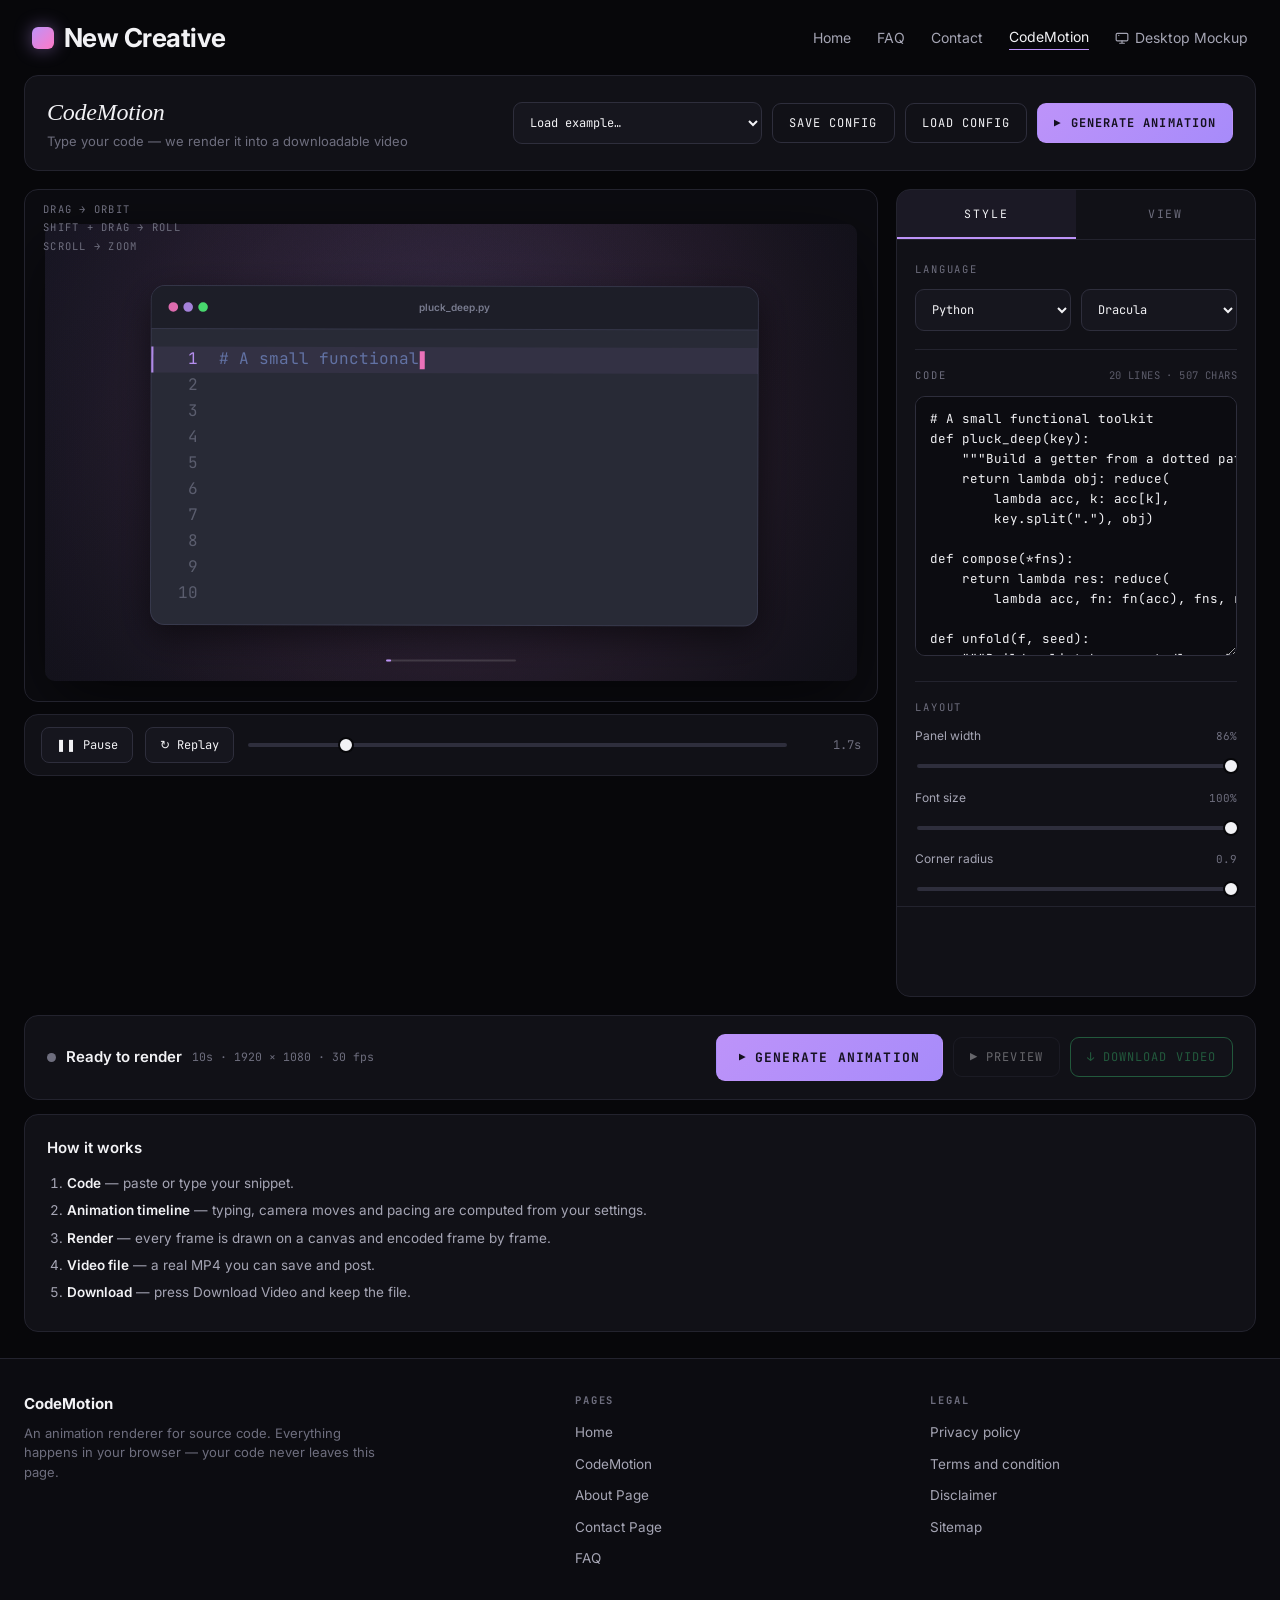
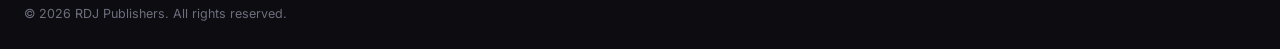
<file: index.html>
<!DOCTYPE html>
<html lang="en">
<head>
<meta charset="utf-8">
<meta name="viewport" content="width=device-width, initial-scale=1, viewport-fit=cover">
<title>CodeMotion — Turn Code Into Animated Video | RDJ Publishers</title>
<meta name="description" content="CodeMotion renders your code into a real animated MP4 you can download. Pick a language, a theme and a video size, press Generate Animation, then Download Video. Rendered on your own device — nothing to upload.">
<meta name="keywords" content="code to video, animate code, syntax highlighting video, code animation generator, mp4 from code, CodeMotion">
<link rel="canonical" href="https://rdjpublishers.com/CodeMotion/">
<meta property="og:type" content="website">
<meta property="og:site_name" content="RDJ Publishers">
<meta property="og:title" content="CodeMotion — Turn Code Into Animated Video">
<meta property="og:description" content="Generate an animated code clip and download it as a real MP4. Runs entirely in your browser.">
<meta property="og:url" content="https://rdjpublishers.com/CodeMotion/">
<meta property="og:image" content="https://rdjpublishers.com/CodeMotion/Logo.png">
<meta name="twitter:card" content="summary_large_image">
<meta name="twitter:image" content="https://rdjpublishers.com/CodeMotion/Logo.png">
<meta name="theme-color" content="#07070a">
<link rel="icon" href="data:image/svg+xml,%3Csvg xmlns='http://www.w3.org/2000/svg' viewBox='0 0 64 64'%3E%3Crect width='64' height='64' rx='14' fill='%230b0b10'/%3E%3Cpath d='M22 22 12 32l10 10M42 22l10 10-10 10M36 16l-8 32' stroke='%23bd93f9' stroke-width='4' fill='none' stroke-linecap='round' stroke-linejoin='round'/%3E%3C/svg%3E">

<link rel="preconnect" href="https://fonts.googleapis.com">
<link rel="preconnect" href="https://fonts.gstatic.com" crossorigin>
<link href="https://fonts.googleapis.com/css2?family=Inter:wght@400;500;600;700&family=JetBrains+Mono:wght@400;500;700&display=swap" rel="stylesheet">
<link rel="stylesheet" href="css/styles.css">

<!-- Consent manager + analytics -->
<script src="https://rdjpublishers.com/assets/consent.js"></script>
<script async src="https://www.googletagmanager.com/gtag/js?id=G-G5M1ZPJW29"></script>
<script>
  window.dataLayer = window.dataLayer || [];
  function gtag(){dataLayer.push(arguments);}
  gtag('js', new Date());
  gtag('config', 'G-G5M1ZPJW29');
</script>
<!-- AdSense -->
<script async src="https://pagead2.googlesyndication.com/pagead/js/adsbygoogle.js?client=ca-pub-8728382905346597" crossorigin="anonymous"></script>
</head>

<body>
<a class="skip" href="#workbench">Skip to the editor</a>

<header class="topbar">
  <a class="brand" href="https://rdjpublishers.com/CodeMotion/" aria-label="CodeMotion home">
    <span class="brand-mark" aria-hidden="true"></span>
    New&nbsp;Creative
  </a>
  <nav class="topnav" aria-label="Primary">
    <a href="https://rdjpublishers.com/">Home</a>
    <a href="https://rdjpublishers.com/faq.html">FAQ</a>
    <a href="https://rdjpublishers.com/contact.html">Contact</a>
    <a class="is-active" href="https://rdjpublishers.com/CodeMotion/" aria-current="page">CodeMotion</a>
    <a href="tools/desktop-mockup/">
      <svg class="nav-ico" viewBox="0 0 24 24" width="14" height="14" fill="none"
           stroke="currentColor" stroke-width="2" stroke-linecap="round" stroke-linejoin="round"
           aria-hidden="true">
        <rect x="2" y="4" width="20" height="13" rx="2"/>
        <path d="M8 21h8M12 17v4"/>
        <circle cx="6.5" cy="7.5" r="1" fill="currentColor" stroke="none"/>
      </svg>
      Desktop Mockup
    </a>
  </nav>
</header>

<main>
  <!-- ───────────────────────── toolbar ───────────────────────── -->
  <section class="toolbar">
    <div class="toolbar-title">
      <h1>CodeMotion</h1>
      <p>Type your code — we render it into a downloadable video</p>
    </div>

    <div class="toolbar-actions">
      <label class="sr-only" for="exampleSelect">Load an example</label>
      <select id="exampleSelect" class="select">
        <option value="">Load example…</option>
      </select>
      <button id="btnSave" class="btn btn-ghost" type="button">Save Config</button>
      <button id="btnLoad" class="btn btn-ghost" type="button">Load Config</button>
      <input type="file" id="fileConfig" accept="application/json,.json" hidden>
      <button id="btnGenerateTop" class="btn btn-primary" type="button">
        <span class="btn-ico" aria-hidden="true">▶</span> Generate Animation
      </button>
    </div>
  </section>

  <!-- ───────────────────────── workbench ───────────────────────── -->
  <section class="workbench" id="workbench">
    <div class="stage-wrap">
      <div class="stage" id="stage">
        <p class="stage-hints" id="stageHints">
          <span>DRAG → ORBIT</span>
          <span>SHIFT + DRAG → ROLL</span>
          <span>SCROLL → ZOOM</span>
        </p>
        <div class="stage-frame" id="stageFrame">
          <canvas id="preview" aria-label="Animation preview"></canvas>
        </div>
        <div class="stage-badge" id="stageBadge" hidden>Rendering…</div>
      </div>

      <div class="player" id="player">
        <button class="pbtn" id="btnPlay" type="button" title="Play the animation">▶ Play</button>
        <button class="pbtn" id="btnReplay" type="button" title="Replay from the start">↻ Replay</button>
        <div class="scrub">
          <input type="range" id="scrub" min="0" max="1000" value="0" aria-label="Animation timeline">
          <span class="time" id="timeLabel">0.0s</span>
        </div>
      </div>
    </div>

    <!-- ───────────────────────── sidebar ───────────────────────── -->
    <aside class="sidebar">
      <div class="tabs" role="tablist">
        <button class="tab is-on" id="tabStyle" role="tab" aria-selected="true" aria-controls="paneStyle" type="button">Style</button>
        <button class="tab" id="tabView" role="tab" aria-selected="false" aria-controls="paneView" type="button">View</button>
      </div>

      <!-- STYLE -->
      <div class="pane is-on" id="paneStyle" role="tabpanel" aria-labelledby="tabStyle">
        <div class="group">
          <div class="group-head"><span>Language</span></div>
          <div class="row2">
            <select id="selLang" class="select" aria-label="Language"></select>
            <select id="selTheme" class="select" aria-label="Theme"></select>
          </div>
        </div>

        <div class="group">
          <div class="group-head">
            <span>Code</span>
            <em id="codeMeta">0 lines</em>
          </div>
          <textarea id="code" class="code-input" spellcheck="false" autocomplete="off"
            autocapitalize="off" wrap="off" aria-label="Source code"></textarea>
        </div>

        <div class="group">
          <div class="group-head"><span>Layout</span></div>
          <label class="slider">
            <span>Panel width <em id="valPanelWidth">86%</em></span>
            <input type="range" id="rngPanelWidth" min="35" max="100" step="1" value="86">
          </label>
          <label class="slider">
            <span>Font size <em id="valFontScale">100%</em></span>
            <input type="range" id="rngFontScale" min="55" max="170" step="1" value="100">
          </label>
          <label class="slider">
            <span>Corner radius <em id="valRadius">0.9</em></span>
            <input type="range" id="rngRadius" min="0" max="20" step="1" value="9">
          </label>
          <label class="slider">
            <span>Background</span>
            <select id="selBackground" class="select">
              <option value="glow">Soft glow</option>
              <option value="grid">Grid</option>
              <option value="dots">Dots</option>
              <option value="solid">Solid</option>
            </select>
          </label>
        </div>

        <div class="group">
          <div class="group-head"><span>Chrome</span></div>
          <label class="check"><input type="checkbox" id="chkChrome" checked><span>Window bar &amp; filename</span></label>
          <label class="check"><input type="checkbox" id="chkNumbers" checked><span>Line numbers</span></label>
          <label class="check"><input type="checkbox" id="chkProgress" checked><span>Progress bar</span></label>
          <label class="check"><input type="checkbox" id="chkWatermark"><span>CodeMotion watermark</span></label>
        </div>
      </div>

      <!-- VIEW -->
      <div class="pane" id="paneView" role="tabpanel" aria-labelledby="tabView" hidden>
        <div class="group">
          <div class="group-head"><span>Video size</span></div>
          <div class="chips" id="sizeChips">
            <button type="button" class="chip" data-w="1080" data-h="1920">9:16 Vertical</button>
            <button type="button" class="chip is-on" data-w="1920" data-h="1080">16:9 Landscape</button>
            <button type="button" class="chip" data-w="1080" data-h="1080">1:1 Square</button>
            <button type="button" class="chip" data-w="1280" data-h="720">720p</button>
            <button type="button" class="chip" data-w="1080" data-h="1350">4:5 Feed</button>
          </div>
          <div class="row2">
            <label class="num">W<input type="number" id="inpW" min="240" max="3840" step="2" value="1920"></label>
            <label class="num">H<input type="number" id="inpH" min="240" max="3840" step="2" value="1080"></label>
          </div>
        </div>

        <div class="group">
          <div class="group-head"><span>Duration</span></div>
          <div class="chips" id="durChips">
            <button type="button" class="chip" data-d="5">5s</button>
            <button type="button" class="chip" data-d="10">10s</button>
            <button type="button" class="chip" data-d="15">15s</button>
            <button type="button" class="chip" data-d="20">20s</button>
            <button type="button" class="chip" data-d="30">30s</button>
          </div>
        </div>

        <div class="group">
          <div class="group-head"><span>Frame rate</span></div>
          <div class="chips" id="fpsChips">
            <button type="button" class="chip" data-f="24">24 fps</button>
            <button type="button" class="chip is-on" data-f="30">30 fps</button>
            <button type="button" class="chip" data-f="60">60 fps</button>
          </div>
        </div>

        <div class="group">
          <div class="group-head"><span>Quality</span></div>
          <select id="selQuality" class="select">
            <option value="draft">Draft — fastest</option>
            <option value="standard" selected>Standard — recommended</option>
            <option value="high">High — larger file</option>
          </select>
          <p class="hint" id="codecInfo">Checking encoder…</p>
        </div>

        <div class="group">
          <div class="group-head"><span>Camera</span></div>
          <select id="selCamera" class="select">
            <option value="follow">Follow the typing</option>
            <option value="static">Locked frame</option>
            <option value="orbit">Slow orbit</option>
          </select>
          <label class="slider">
            <span>Zoom <em id="valZoom">0.30</em></span>
            <input type="range" id="rngZoom" min="0" max="120" step="1" value="30">
          </label>
          <label class="slider">
            <span>Follow <em id="valFollow">0.90</em></span>
            <input type="range" id="rngFollow" min="0" max="100" step="1" value="90">
          </label>
          <label class="slider">
            <span>Drift <em id="valDrift">1.0</em></span>
            <input type="range" id="rngDrift" min="0" max="20" step="1" value="10">
          </label>
        </div>
      </div>

      <div class="side-ad">
        <!--
          Ad placement.
          The loader in <head> already activates Auto Ads for ca-pub-8728382905346597,
          so nothing is required here. To pin a unit to this exact spot instead,
          create a Display ad in the AdSense dashboard, then replace this comment with:

          <ins class="adsbygoogle" style="display:block"
               data-ad-client="ca-pub-8728382905346597"
               data-ad-slot="YOUR_SLOT_ID"
               data-ad-format="auto" data-full-width-responsive="true"></ins>
          <script>(adsbygoogle = window.adsbygoogle || []).push({});</script>
        -->
      </div>
    </aside>
  </section>

  <!-- ───────────────────────── render bar ───────────────────────── -->
  <section class="renderbar" aria-live="polite">
    <div class="render-status">
      <div class="status-line">
        <span class="dot" id="statusDot"></span>
        <strong id="statusText">Ready to render</strong>
        <span class="status-sub" id="statusSub">10s · 1920 × 1080 · 30 fps</span>
      </div>
      <div class="progress" id="progressWrap" hidden>
        <div class="bar"><i id="progressBar"></i></div>
        <span id="progressPct">0%</span>
      </div>
    </div>

    <div class="render-actions">
      <button id="btnGenerate" class="btn btn-primary btn-lg" type="button">
        <span class="btn-ico" aria-hidden="true">▶</span> <span id="btnGenerateLabel">Generate Animation</span>
      </button>
      <button id="btnPreview2" class="btn btn-ghost" type="button" disabled>▶ Preview</button>
      <button id="btnDownload" class="btn btn-download" type="button" disabled>
        <span aria-hidden="true">↓</span> Download Video
      </button>
      <button id="btnCancel" class="btn btn-ghost" type="button" hidden>Cancel</button>
    </div>
  </section>

  <div class="notice" id="staleNotice" hidden>
    <span>Settings changed — Generate new animation</span>
    <button id="btnRegen" class="btn btn-ghost btn-sm" type="button">Generate New Animation</button>
  </div>

  <section class="history" id="history" hidden>
    <div class="history-head">
      <h2>Generated animations</h2>
      <span id="historyMeta"></span>
    </div>
    <div class="history-list" id="historyList"></div>
  </section>

  <section class="steps">
    <h2>How it works</h2>
    <ol>
      <li><b>Code</b> — paste or type your snippet.</li>
      <li><b>Animation timeline</b> — typing, camera moves and pacing are computed from your settings.</li>
      <li><b>Render</b> — every frame is drawn on a canvas and encoded frame by frame.</li>
      <li><b>Video file</b> — a real MP4 you can save and post.</li>
      <li><b>Download</b> — press Download Video and keep the file.</li>
    </ol>
  </section>
</main>

<footer class="site-footer">
  <div class="foot-grid">
    <div>
      <div class="foot-brand">CodeMotion</div>
      <p>An animation renderer for source code. Everything happens in your browser — your code never leaves this page.</p>
    </div>
    <nav aria-label="Footer">
      <h3>Pages</h3>
      <ul>
        <li><a href="https://rdjpublishers.com/">Home</a></li>
        <li><a href="https://rdjpublishers.com/CodeMotion/">CodeMotion</a></li>
        <li><a href="https://rdjpublishers.com/about.html">About Page</a></li>
        <li><a href="https://rdjpublishers.com/contact.html">Contact Page</a></li>
        <li><a href="https://rdjpublishers.com/faq.html">FAQ</a></li>
      </ul>
    </nav>
    <nav aria-label="Legal">
      <h3>Legal</h3>
      <ul>
        <li><a href="https://rdjpublishers.com/privacy-policy.html">Privacy policy</a></li>
        <li><a href="https://rdjpublishers.com/terms.html">Terms and condition</a></li>
        <li><a href="https://rdjpublishers.com/disclaimer.html">Disclaimer</a></li>
        <li><a href="https://rdjpublishers.com/sitemap.xml">Sitemap</a></li>
      </ul>
    </nav>
  </div>
  <p class="copy">&copy; <span id="year">2026</span> RDJ Publishers. All rights reserved.</p>
</footer>

<script src="js/themes.js"></script>
<script src="js/highlight.js"></script>
<script src="js/animator.js"></script>
<script src="js/mp4.js"></script>
<script src="js/exporter.js"></script>
<script src="js/examples.js"></script>
<script src="js/app.js"></script>
</body>
</html>
</file>
<file: css/styles.css>
/* CodeMotion — page chrome.
   Dark, mono-labelled, high-contrast. The canvas does the colourful work. */

:root {
  --bg: #07070a;
  --bg-2: #0c0c11;
  --panel: #111117;
  --panel-2: #16161e;
  --line: #23232e;
  --line-2: #2e2e3c;
  --ink: #f2f2f5;
  --ink-2: #a5a5b4;
  --ink-3: #6e6e7e;
  --accent: #bd93f9;
  --accent-2: #ff79c6;
  --good: #3fd07a;
  --warn: #ffb454;
  --bad: #ff6b6b;
  --radius: 14px;
  --mono: "JetBrains Mono", ui-monospace, SFMono-Regular, Menlo, Consolas, monospace;
  --ui: "Inter", system-ui, -apple-system, "Segoe UI", Roboto, sans-serif;
}

* { box-sizing: border-box; }

/* Author `display` rules beat the UA [hidden] style, so state it explicitly. */
[hidden] { display: none !important; }

html { -webkit-text-size-adjust: 100%; }

body {
  margin: 0;
  background: var(--bg);
  color: var(--ink);
  font-family: var(--ui);
  font-size: 15px;
  line-height: 1.5;
  -webkit-font-smoothing: antialiased;
}

.sr-only {
  position: absolute; width: 1px; height: 1px; padding: 0; margin: -1px;
  overflow: hidden; clip: rect(0 0 0 0); white-space: nowrap; border: 0;
}

.skip {
  position: absolute; left: -9999px; top: 0; z-index: 99;
  background: var(--accent); color: #10101a; padding: 10px 16px; border-radius: 0 0 8px 0;
}
.skip:focus { left: 0; }

a { color: var(--accent); text-decoration: none; }
a:hover { text-decoration: underline; }

/* ─────────────── top bar ─────────────── */
.topbar {
  display: flex; align-items: center; justify-content: space-between;
  gap: 20px; padding: 18px 32px; max-width: 1600px; margin: 0 auto;
}
.brand {
  font-size: 26px; font-weight: 700; letter-spacing: -0.02em; color: var(--ink);
  display: inline-flex; align-items: center; gap: 10px;
}
.brand:hover { text-decoration: none; }
.brand-mark {
  width: 22px; height: 22px; border-radius: 6px;
  background: linear-gradient(135deg, var(--accent), var(--accent-2));
  box-shadow: 0 0 18px rgba(189, 147, 249, .45);
}
.topnav { display: flex; gap: 26px; font-size: 14px; }
.topnav a { color: var(--ink-2); display: inline-flex; align-items: center; gap: 6px; }
.topnav a:hover { color: var(--ink); text-decoration: none; }
.topnav a.is-active { color: var(--ink); border-bottom: 1px solid var(--accent); padding-bottom: 2px; }
.nav-ico { flex: none; }

/* ─────────────── toolbar ─────────────── */
.toolbar {
  display: flex; flex-wrap: wrap; gap: 16px; align-items: center; justify-content: space-between;
  background: var(--panel); border: 1px solid var(--line); border-radius: var(--radius);
  padding: 18px 22px; margin: 0 24px 18px; max-width: 1600px;
}
.toolbar-title h1 {
  margin: 0; font-size: 24px; letter-spacing: -0.01em;
  font-family: Georgia, "Times New Roman", serif; font-weight: 400; font-style: italic;
}
.toolbar-title p { margin: 2px 0 0; color: var(--ink-3); font-size: 13px; }
.toolbar-actions { display: flex; flex-wrap: wrap; gap: 10px; align-items: center; }

/* ─────────────── buttons ─────────────── */
.btn {
  font-family: var(--mono); font-size: 12px; letter-spacing: .09em; text-transform: uppercase;
  padding: 11px 16px; border-radius: 9px; border: 1px solid var(--line-2);
  background: var(--panel-2); color: var(--ink); cursor: pointer;
  display: inline-flex; align-items: center; gap: 8px;
  transition: border-color .15s, background .15s, transform .08s, opacity .15s;
}
.btn:hover:not(:disabled) { border-color: var(--accent); background: #1b1b26; }
.btn:active:not(:disabled) { transform: translateY(1px); }
.btn:disabled { opacity: .38; cursor: not-allowed; }
.btn:focus-visible { outline: 2px solid var(--accent); outline-offset: 2px; }

.btn-primary {
  background: linear-gradient(135deg, var(--accent), #a78bfa);
  border-color: transparent; color: #14101f; font-weight: 700;
}
.btn-primary:hover:not(:disabled) { filter: brightness(1.1); background: linear-gradient(135deg, var(--accent), #a78bfa); }
.btn-download { border-color: var(--good); color: var(--good); }
.btn-download:hover:not(:disabled) { background: rgba(63, 208, 122, .1); border-color: var(--good); }
.btn-ghost { background: transparent; }
.btn-lg { padding: 14px 22px; font-size: 13px; }
.btn-sm { padding: 8px 12px; font-size: 11px; }
.btn-ico { font-size: 11px; }

.select {
  font-family: var(--mono); font-size: 12px; padding: 11px 12px;
  background: var(--panel-2); color: var(--ink);
  border: 1px solid var(--line-2); border-radius: 9px; cursor: pointer; min-width: 0;
}
.select:focus-visible { outline: 2px solid var(--accent); outline-offset: 1px; }

/* ─────────────── workbench ─────────────── */
.workbench {
  display: grid; grid-template-columns: minmax(0, 1fr) 360px; gap: 18px;
  margin: 0 24px 18px; max-width: 1600px; align-items: start;
}

.stage-wrap { min-width: 0; }

.stage {
  position: relative; background: var(--bg-2);
  border: 1px solid var(--line); border-radius: var(--radius);
  padding: 34px 20px 20px; overflow: hidden; min-height: 380px;
  display: flex; align-items: center; justify-content: center;
}
.stage-hints {
  position: absolute; top: 12px; left: 18px; margin: 0;
  font-family: var(--mono); font-size: 10.5px; letter-spacing: .12em;
  color: var(--ink-3); display: flex; flex-direction: column; gap: 3px;
  pointer-events: none;
}
.stage-frame { width: 100%; display: flex; justify-content: center; }
#preview {
  display: block; max-width: 100%; border-radius: 10px;
  box-shadow: 0 24px 70px rgba(0, 0, 0, .6);
  cursor: grab; touch-action: none;
}
#preview:active { cursor: grabbing; }

.stage-badge {
  position: absolute; top: 12px; right: 18px;
  font-family: var(--mono); font-size: 11px; letter-spacing: .1em; text-transform: uppercase;
  background: rgba(0, 0, 0, .6); border: 1px solid var(--line-2);
  padding: 6px 10px; border-radius: 999px; color: var(--accent);
}

/* player */
.player {
  display: flex; align-items: center; gap: 12px; flex-wrap: wrap;
  margin-top: 12px; padding: 12px 16px;
  background: var(--panel); border: 1px solid var(--line); border-radius: var(--radius);
}
.pbtn {
  font-family: var(--mono); font-size: 12px; padding: 9px 14px; border-radius: 8px;
  background: var(--panel-2); border: 1px solid var(--line-2); color: var(--ink); cursor: pointer;
}
.pbtn:hover:not(:disabled) { border-color: var(--accent); }
.pbtn:disabled { opacity: .35; cursor: not-allowed; }
.scrub { display: flex; align-items: center; gap: 10px; flex: 1; min-width: 180px; }
.scrub input[type=range] { flex: 1; }
.time { font-family: var(--mono); font-size: 12px; color: var(--ink-3); min-width: 62px; text-align: right; }

input[type=range] {
  -webkit-appearance: none; appearance: none; height: 4px; border-radius: 3px;
  background: var(--line-2); outline: none; cursor: pointer;
}
input[type=range]::-webkit-slider-thumb {
  -webkit-appearance: none; appearance: none; width: 16px; height: 16px; border-radius: 50%;
  background: var(--ink); border: 2px solid var(--bg); cursor: pointer;
}
input[type=range]::-moz-range-thumb {
  width: 14px; height: 14px; border-radius: 50%; background: var(--ink);
  border: 2px solid var(--bg); cursor: pointer;
}

/* ─────────────── sidebar ─────────────── */
.sidebar {
  background: var(--panel); border: 1px solid var(--line); border-radius: var(--radius);
  overflow: hidden; position: sticky; top: 16px;
}
.tabs { display: grid; grid-template-columns: 1fr 1fr; border-bottom: 1px solid var(--line); }
.tab {
  background: transparent; border: 0; color: var(--ink-3); cursor: pointer;
  font-family: var(--mono); font-size: 11.5px; letter-spacing: .16em; text-transform: uppercase;
  padding: 16px 10px; border-bottom: 2px solid transparent;
}
.tab.is-on { color: var(--ink); border-bottom-color: var(--accent); background: rgba(189, 147, 249, .06); }
.pane { padding: 4px 18px 18px; max-height: min(74vh, 780px); overflow-y: auto; }
.pane[hidden] { display: none; }

.group { padding: 18px 0; border-bottom: 1px solid var(--line); }
.group:last-of-type { border-bottom: 0; }
.group-head {
  display: flex; align-items: baseline; justify-content: space-between;
  font-family: var(--mono); font-size: 10.5px; letter-spacing: .18em;
  text-transform: uppercase; color: var(--ink-3); margin-bottom: 12px;
}
.group-head em { font-style: normal; color: var(--ink-3); opacity: .8; letter-spacing: .04em; }

.row2 { display: grid; grid-template-columns: 1fr 1fr; gap: 10px; }
.row2 .select { width: 100%; }

.code-input {
  width: 100%; min-height: 260px; resize: vertical;
  font-family: var(--mono); font-size: 12.5px; line-height: 1.6;
  background: var(--bg-2); color: var(--ink);
  border: 1px solid var(--line-2); border-radius: 10px; padding: 12px 14px;
  white-space: pre; overflow: auto; tab-size: 4;
}
.code-input:focus { outline: none; border-color: var(--accent); }

.slider { display: block; margin-bottom: 14px; }
.slider:last-child { margin-bottom: 0; }
.slider > span {
  display: flex; justify-content: space-between; align-items: baseline;
  font-size: 12px; color: var(--ink-2); margin-bottom: 7px;
}
.slider em { font-family: var(--mono); font-style: normal; font-size: 11px; color: var(--ink-3); }
.slider select, .slider input[type=range] { width: 100%; }

.check { display: flex; align-items: center; gap: 9px; font-size: 13px; color: var(--ink-2); margin-bottom: 9px; cursor: pointer; }
.check:last-child { margin-bottom: 0; }
.check input { accent-color: var(--accent); width: 15px; height: 15px; }

.chips { display: flex; flex-wrap: wrap; gap: 8px; margin-bottom: 12px; }
.chip {
  font-family: var(--mono); font-size: 11px; letter-spacing: .06em;
  padding: 8px 11px; border-radius: 999px; cursor: pointer;
  background: var(--panel-2); border: 1px solid var(--line-2); color: var(--ink-2);
}
.chip:hover { border-color: var(--accent); color: var(--ink); }
.chip.is-on { background: rgba(189, 147, 249, .14); border-color: var(--accent); color: var(--ink); }

.num {
  display: flex; align-items: center; gap: 8px;
  font-family: var(--mono); font-size: 11px; color: var(--ink-3); letter-spacing: .1em;
}
.num input {
  width: 100%; font-family: var(--mono); font-size: 12px; padding: 10px 12px;
  background: var(--panel-2); color: var(--ink);
  border: 1px solid var(--line-2); border-radius: 9px;
}
.num input:focus { outline: none; border-color: var(--accent); }

.hint { font-size: 11.5px; color: var(--ink-3); margin: 10px 0 0; line-height: 1.45; }

.side-ad { padding: 14px 18px 18px; border-top: 1px solid var(--line); min-height: 90px; }

/* ─────────────── render bar ─────────────── */
.renderbar {
  display: flex; flex-wrap: wrap; gap: 18px; align-items: center; justify-content: space-between;
  background: var(--panel); border: 1px solid var(--line); border-radius: var(--radius);
  padding: 18px 22px; margin: 0 24px 14px; max-width: 1600px;
}
.render-status { min-width: 240px; flex: 1; }
.status-line { display: flex; align-items: center; gap: 10px; flex-wrap: wrap; }
.status-line strong { font-size: 15px; font-weight: 600; }
.status-sub { font-family: var(--mono); font-size: 11.5px; color: var(--ink-3); }
.dot {
  width: 9px; height: 9px; border-radius: 50%; background: var(--ink-3); flex: none;
}
.dot.is-rendering { background: var(--accent); animation: pulse 1.1s ease-in-out infinite; }
.dot.is-ready { background: var(--good); box-shadow: 0 0 10px rgba(63, 208, 122, .7); }
.dot.is-stale { background: var(--warn); }
.dot.is-error { background: var(--bad); }
@keyframes pulse { 0%, 100% { opacity: 1; } 50% { opacity: .25; } }

.progress { display: flex; align-items: center; gap: 12px; margin-top: 12px; }
.progress .bar { flex: 1; height: 6px; border-radius: 3px; background: var(--line-2); overflow: hidden; }
.progress .bar i {
  display: block; height: 100%; width: 0%;
  background: linear-gradient(90deg, var(--accent), var(--accent-2));
  transition: width .12s linear;
}
.progress span { font-family: var(--mono); font-size: 12px; color: var(--ink-2); min-width: 42px; text-align: right; }

.render-actions { display: flex; flex-wrap: wrap; gap: 10px; align-items: center; }

.notice {
  display: flex; align-items: center; justify-content: space-between; gap: 14px; flex-wrap: wrap;
  margin: 0 24px 14px; padding: 12px 18px; max-width: 1600px;
  background: rgba(255, 180, 84, .1); border: 1px solid rgba(255, 180, 84, .35);
  border-radius: var(--radius); font-size: 13.5px; color: #ffd9a3;
}

/* ─────────────── history ─────────────── */
.history { margin: 0 24px 18px; max-width: 1600px; }
.history-head { display: flex; align-items: baseline; gap: 12px; margin-bottom: 12px; }
.history-head h2 { font-size: 15px; margin: 0; font-weight: 600; }
.history-head span { font-family: var(--mono); font-size: 11.5px; color: var(--ink-3); }
.history-list { display: flex; gap: 14px; overflow-x: auto; padding-bottom: 6px; }
.hcard {
  flex: none; width: 210px; background: var(--panel); border: 1px solid var(--line);
  border-radius: 12px; overflow: hidden; position: relative;
}
.hcard.is-current { border-color: var(--accent); }
.hcard img { display: block; width: 100%; aspect-ratio: 16/9; object-fit: cover; background: #000; }
.hcard .hbody { padding: 10px 12px 12px; }
.hcard .hmeta { font-family: var(--mono); font-size: 10.5px; color: var(--ink-3); letter-spacing: .04em; }
.hcard .hname { font-family: var(--mono); font-size: 11.5px; margin: 4px 0 10px; word-break: break-all; }
.hcard .hbtns { display: flex; gap: 6px; }
.hcard .tag {
  position: absolute; top: 8px; left: 8px;
  font-family: var(--mono); font-size: 9.5px; letter-spacing: .1em; text-transform: uppercase;
  background: rgba(0, 0, 0, .7); padding: 3px 7px; border-radius: 5px; color: var(--warn);
}
.hcard.is-current .tag { color: var(--good); }

/* ─────────────── steps ─────────────── */
.steps { margin: 0 24px 26px; max-width: 1600px; padding: 22px; background: var(--panel); border: 1px solid var(--line); border-radius: var(--radius); }
.steps h2 { font-size: 15px; margin: 0 0 14px; font-weight: 600; }
.steps ol { margin: 0; padding-left: 20px; color: var(--ink-2); font-size: 13.5px; }
.steps li { margin-bottom: 7px; }
.steps b { color: var(--ink); font-weight: 600; }

/* ─────────────── footer ─────────────── */
.site-footer { border-top: 1px solid var(--line); background: var(--bg-2); margin-top: 10px; padding: 34px 24px 26px; }
.foot-grid {
  max-width: 1600px; margin: 0 auto; display: grid; gap: 30px;
  grid-template-columns: minmax(0, 1.6fr) repeat(2, minmax(0, 1fr));
}
.foot-brand { font-weight: 700; margin-bottom: 8px; }
.foot-grid p { color: var(--ink-3); font-size: 13px; margin: 0; max-width: 46ch; }
.foot-grid h3 {
  font-family: var(--mono); font-size: 10.5px; letter-spacing: .18em; text-transform: uppercase;
  color: var(--ink-3); margin: 0 0 12px;
}
.foot-grid ul { list-style: none; margin: 0; padding: 0; }
.foot-grid li { margin-bottom: 9px; }
.foot-grid a { color: var(--ink-2); font-size: 13.5px; }
.foot-grid a:hover { color: var(--ink); }
.copy { max-width: 1600px; margin: 26px auto 0; color: var(--ink-3); font-size: 12.5px; }

/* ─────────────── responsive ─────────────── */
@media (max-width: 1080px) {
  .workbench { grid-template-columns: 1fr; }
  .sidebar { position: static; }
  .pane { max-height: none; }
}
@media (max-width: 640px) {
  .topbar { flex-direction: column; align-items: flex-start; gap: 12px; padding: 16px; }
  .toolbar, .workbench, .renderbar, .history, .steps, .notice { margin-left: 12px; margin-right: 12px; }
  .toolbar-actions { width: 100%; }
  .btn { flex: 1; justify-content: center; }
  .foot-grid { grid-template-columns: 1fr; }
}

@media (prefers-reduced-motion: reduce) {
  .dot.is-rendering { animation: none; }
  .progress .bar i { transition: none; }
}
</file>
